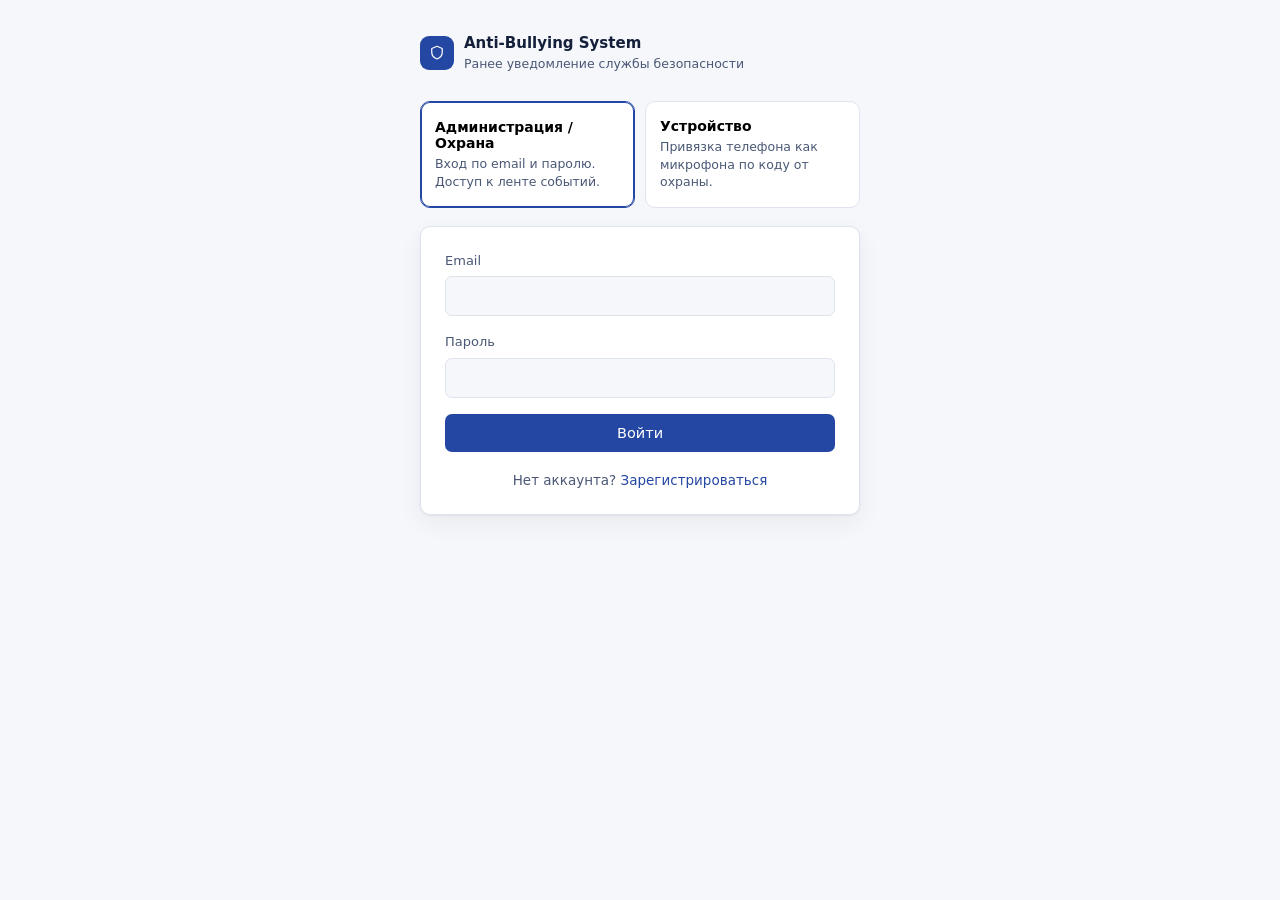
<file: static/index.html>
<!doctype html>
<html lang="ru">
<head>
<meta charset="utf-8" />
<meta name="viewport" content="width=device-width, initial-scale=1, viewport-fit=cover" />
<title>Anti-Bullying System — вход</title>
<link rel="stylesheet" href="/static/css/style.css" />
<link rel="manifest" href="/manifest.webmanifest" />
<meta name="theme-color" content="#2447a3" />
</head>
<body>
<div class="shell">
  <div class="brand-row">
    <div class="brand-mark">
      <svg viewBox="0 0 24 24" fill="none" xmlns="http://www.w3.org/2000/svg">
        <path d="M12 3l7 3v5c0 4.5-3 7.5-7 9-4-1.5-7-4.5-7-9V6l7-3z" stroke="#fff" stroke-width="1.6" stroke-linejoin="round"/>
      </svg>
    </div>
    <div>
      <div class="brand-name">Anti-Bullying System</div>
      <div class="brand-sub">Ранее уведомление службы безопасности</div>
    </div>
  </div>

  <div class="role-grid" role="tablist" aria-label="Выбор роли">
    <button type="button" class="role-card active" id="role-staff" role="tab" aria-selected="true">
      <div class="role-title">Администрация / Охрана</div>
      <div class="role-desc">Вход по email и паролю. Доступ к ленте событий.</div>
    </button>
    <button type="button" class="role-card" id="role-device" role="tab" aria-selected="false">
      <div class="role-title">Устройство</div>
      <div class="role-desc">Привязка телефона как микрофона по коду от охраны.</div>
    </button>
  </div>

  <div class="panel">
    <div class="error-box" id="err"></div>
    <div class="msg-box" id="msg"></div>

    <!-- Формы для роли "Администрация" -->
    <div id="staff-forms">
      <form id="login-form">
        <div class="field">
          <label for="login-email">Email</label>
          <input id="login-email" type="email" autocomplete="username" required />
        </div>
        <div class="field">
          <label for="login-password">Пароль</label>
          <input id="login-password" type="password" autocomplete="current-password" required />
        </div>
        <button type="submit" class="btn-primary" id="login-btn">Войти</button>
      </form>

      <form id="register-form" style="display:none">
        <div class="field">
          <label for="reg-email">Рабочий email</label>
          <input id="reg-email" type="email" autocomplete="username" required />
        </div>
        <div class="field">
          <label for="reg-password">Пароль</label>
          <input id="reg-password" type="password" minlength="10" autocomplete="new-password" required />
          <div class="hint">Не менее 10 символов</div>
        </div>
        <div class="field">
          <label for="reg-invite">Код приглашения школы</label>
          <input id="reg-invite" type="text" required />
          <div class="hint">Выдаётся руководителем службы безопасности</div>
        </div>
        <button type="submit" class="btn-primary" id="register-btn">Создать аккаунт</button>
      </form>

      <div class="switch-line">
        <span id="switch-to-register-wrap">Нет аккаунта? <button type="button" id="switch-to-register">Зарегистрироваться</button></span>
        <span id="switch-to-login-wrap" style="display:none">Уже есть аккаунт? <button type="button" id="switch-to-login">Войти</button></span>
      </div>
    </div>

    <!-- Форма для роли "Устройство" -->
    <div id="device-forms" style="display:none">
      <form id="device-form">
        <div class="field">
          <label for="pairing-code">Код привязки</label>
          <input id="pairing-code" type="text" placeholder="ABCD-2345" required />
          <div class="hint">Получите его у администрации в разделе «Устройства»</div>
        </div>
        <div class="field">
          <label for="device-location">Расположение (например, «Коридор 2 этаж»)</label>
          <input id="device-location" type="text" required maxlength="120" />
        </div>
        <button type="submit" class="btn-primary" id="device-btn">Привязать устройство</button>
      </form>
    </div>
  </div>
</div>

<script src="/static/js/api.js"></script>
<script>
const errBox = document.getElementById("err");
const msgBox = document.getElementById("msg");
function showError(text) { errBox.textContent = text; errBox.classList.add("show"); msgBox.classList.remove("show"); }
function showMsg(text) { msgBox.textContent = text; msgBox.classList.add("show"); errBox.classList.remove("show"); }
function clearNotices() { errBox.classList.remove("show"); msgBox.classList.remove("show"); }

// Если уже есть сессия — сразу отправляем куда нужно.
(function redirectIfLoggedIn() {
  const role = API.getRole();
  if (role === "staff" && API.getToken()) window.location.href = "/dashboard";
  if (role === "device" && API.getToken()) window.location.href = "/device";
})();

const roleStaffBtn = document.getElementById("role-staff");
const roleDeviceBtn = document.getElementById("role-device");
const staffForms = document.getElementById("staff-forms");
const deviceForms = document.getElementById("device-forms");

function setRole(role) {
  clearNotices();
  const isStaff = role === "staff";
  roleStaffBtn.classList.toggle("active", isStaff);
  roleDeviceBtn.classList.toggle("active", !isStaff);
  roleStaffBtn.setAttribute("aria-selected", String(isStaff));
  roleDeviceBtn.setAttribute("aria-selected", String(!isStaff));
  staffForms.style.display = isStaff ? "" : "none";
  deviceForms.style.display = isStaff ? "none" : "";
}
roleStaffBtn.addEventListener("click", () => setRole("staff"));
roleDeviceBtn.addEventListener("click", () => setRole("device"));

const loginForm = document.getElementById("login-form");
const registerForm = document.getElementById("register-form");
document.getElementById("switch-to-register").addEventListener("click", () => {
  loginForm.style.display = "none"; registerForm.style.display = "";
  document.getElementById("switch-to-register-wrap").style.display = "none";
  document.getElementById("switch-to-login-wrap").style.display = "";
  clearNotices();
});
document.getElementById("switch-to-login").addEventListener("click", () => {
  loginForm.style.display = ""; registerForm.style.display = "none";
  document.getElementById("switch-to-register-wrap").style.display = "";
  document.getElementById("switch-to-login-wrap").style.display = "none";
  clearNotices();
});

loginForm.addEventListener("submit", async (e) => {
  e.preventDefault();
  clearNotices();
  const btn = document.getElementById("login-btn");
  btn.disabled = true;
  try {
    const data = await API.post("/auth/login", {
      email: document.getElementById("login-email").value.trim(),
      password: document.getElementById("login-password").value,
    });
    API.setSession(data.access_token, "staff");
    window.location.href = "/dashboard";
  } catch (err) {
    showError(err.status === 401 ? "Неверный email или пароль." : err.message);
  } finally {
    btn.disabled = false;
  }
});

registerForm.addEventListener("submit", async (e) => {
  e.preventDefault();
  clearNotices();
  const btn = document.getElementById("register-btn");
  btn.disabled = true;
  try {
    const data = await API.post("/auth/register-staff", {
      email: document.getElementById("reg-email").value.trim(),
      password: document.getElementById("reg-password").value,
      invite_code: document.getElementById("reg-invite").value.trim(),
    });
    API.setSession(data.access_token, "staff");
    window.location.href = "/dashboard";
  } catch (err) {
    showError(err.message);
  } finally {
    btn.disabled = false;
  }
});

document.getElementById("device-form").addEventListener("submit", async (e) => {
  e.preventDefault();
  clearNotices();
  const btn = document.getElementById("device-btn");
  btn.disabled = true;
  try {
    const data = await API.post("/devices/register", {
      pairing_code: document.getElementById("pairing-code").value.trim(),
      location: document.getElementById("device-location").value.trim(),
    });
    // Долгоживущий токен устройства (для повторного входа) храним отдельно от короткого JWT.
    localStorage.setItem("ab_device_token", data.device_token);
    localStorage.setItem("ab_device_id", data.device_id);
    API.setSession(data.access_token, "device");
    window.location.href = "/device";
  } catch (err) {
    showError(err.status === 403 ? "Код привязки недействителен или истёк." : err.message);
  } finally {
    btn.disabled = false;
  }
});
</script>
</body>
</html>
</file>
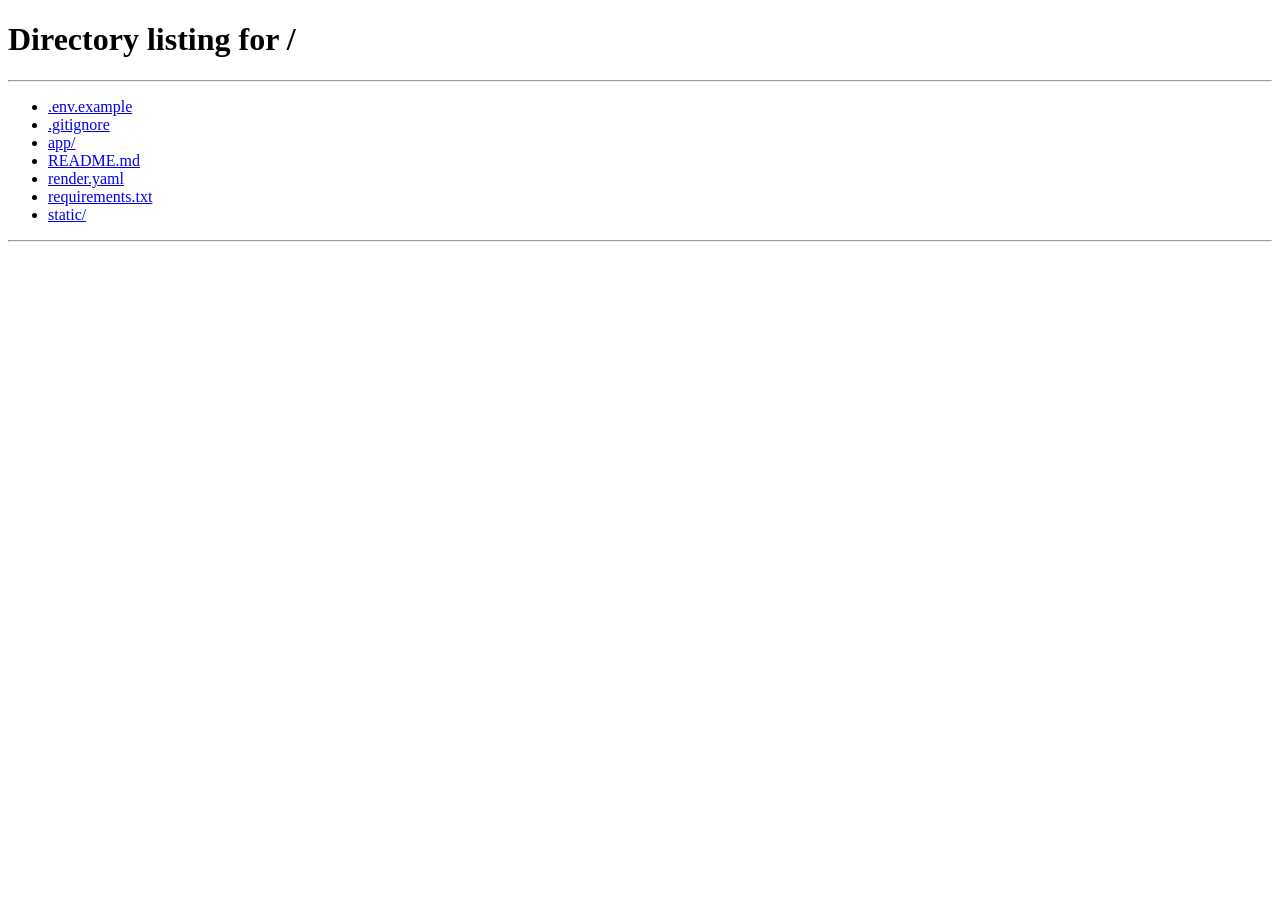
<file: static/dashboard.html>
<!doctype html>
<html lang="ru">
<head>
<meta charset="utf-8" />
<meta name="viewport" content="width=device-width, initial-scale=1, viewport-fit=cover" />
<title>Дашборд охраны — Anti-Bullying System</title>
<link rel="stylesheet" href="/static/css/style.css" />
<link rel="manifest" href="/manifest.webmanifest" />
<meta name="theme-color" content="#2447a3" />
</head>
<body>

<div class="topbar">
  <div class="brand-row" style="margin-bottom:0">
    <div class="brand-mark" style="width:28px;height:28px">
      <svg viewBox="0 0 24 24" fill="none" xmlns="http://www.w3.org/2000/svg" width="15" height="15">
        <path d="M12 3l7 3v5c0 4.5-3 7.5-7 9-4-1.5-7-4.5-7-9V6l7-3z" stroke="#fff" stroke-width="1.8" stroke-linejoin="round"/>
      </svg>
    </div>
    <div>
      <div class="brand-name">Лента событий</div>
      <div><span class="conn-dot" id="conn-dot"></span><span class="conn-label" id="conn-label">Подключение…</span></div>
    </div>
  </div>
  <button class="btn-quiet" id="logout-btn">Выйти</button>
</div>

<div class="shell wide" style="padding-top:20px">
  <div class="dash-grid">
    <div>
      <div class="filters">
        <select id="f-device"><option value="">Все устройства</option></select>
        <select id="f-status">
          <option value="">Любой статус</option>
          <option value="new">Новые</option>
          <option value="handled">Обработано</option>
          <option value="false_positive">Ложное срабатывание</option>
        </select>
        <input type="date" id="f-from" title="С даты" />
        <input type="date" id="f-to" title="По дату" />
        <button class="btn-quiet" id="f-reset">Сбросить</button>
      </div>
      <div id="event-list" class="event-list">
        <div class="skeleton" style="height:70px"></div>
        <div class="skeleton" style="height:70px"></div>
        <div class="skeleton" style="height:70px"></div>
      </div>
    </div>

    <div class="side-panel">
      <div class="panel">
        <h3 style="margin-bottom:10px;font-size:14px">Устройства</h3>
        <div id="device-list"><div class="skeleton" style="height:16px;margin-bottom:8px"></div></div>
      </div>

      <div class="panel">
        <h3 style="margin-bottom:10px;font-size:14px">Подключить устройство</h3>
        <p style="font-size:12.5px;margin-bottom:12px">Создайте код и введите его на телефоне, который будет слушать помещение.</p>
        <button class="btn-primary" id="gen-code-btn">Создать код привязки</button>
        <div class="pairing-box" id="pairing-result" style="display:none;margin-top:14px">
          <div class="pairing-code mono" id="pairing-code-text"></div>
          <div style="font-size:12px;color:var(--ink-soft)">Действителен 24 часа</div>
        </div>
      </div>

      <div class="panel">
        <h3 style="margin-bottom:10px;font-size:14px">Push-уведомления</h3>
        <p style="font-size:12.5px;margin-bottom:12px" id="push-desc">Получайте тревоги в браузере, даже если вкладка закрыта.</p>
        <button class="btn-secondary" id="push-btn">Включить</button>
      </div>

      <div class="panel">
        <h3 style="margin-bottom:10px;font-size:14px">Журнал доступа</h3>
        <div class="overflow-x">
          <div id="audit-list" style="font-size:12px;color:var(--ink-soft)">Загрузка…</div>
        </div>
      </div>
    </div>
  </div>
</div>

<script src="/static/js/api.js"></script>
<script>
if (API.getRole() !== "staff" || !API.getToken()) window.location.href = "/";

document.getElementById("logout-btn").addEventListener("click", () => {
  API.clearSession();
  window.location.href = "/";
});

const STATUS_LABEL = { new: "Новое", handled: "Обработано", false_positive: "Ложное срабатывание" };

function eventCardHtml(ev) {
  const pct = Math.round(ev.confidence * 100);
  return `
    <div class="event-card status-${ev.status}" id="ev-${ev.id}" data-id="${ev.id}">
      <div class="event-top">
        <div class="event-word">«${escapeHtml(ev.trigger_word)}» — ${escapeHtml(ev.device_location)}</div>
        <div class="event-time">${fmtTime(ev.occurred_at)}</div>
      </div>
      <div class="event-meta">
        <span class="status-pill ${ev.status}">${STATUS_LABEL[ev.status]}</span>
        <span>Уверенность ${pct}%</span>
        <span class="confidence-bar"><span style="width:${pct}%"></span></span>
        ${ev.handled_by_email ? `<span>· ${escapeHtml(ev.handled_by_email)}</span>` : ""}
      </div>
      ${ev.status === "new" ? `
      <div class="event-actions">
        <button class="btn-secondary" data-action="handled" data-id="${ev.id}">Обработано</button>
        <button class="btn-quiet" data-action="false_positive" data-id="${ev.id}">Ложное срабатывание</button>
      </div>` : ""}
    </div>`;
}

const listEl = document.getElementById("event-list");
let currentEvents = [];

function renderEvents() {
  if (currentEvents.length === 0) {
    listEl.innerHTML = `<div class="empty-state">Событий не найдено</div>`;
    return;
  }
  listEl.innerHTML = currentEvents.map(eventCardHtml).join("");
}

function filters() {
  const params = new URLSearchParams();
  const device = document.getElementById("f-device").value;
  const status = document.getElementById("f-status").value;
  const from = document.getElementById("f-from").value;
  const to = document.getElementById("f-to").value;
  if (device) params.set("device_id", device);
  if (status) params.set("status", status);
  if (from) params.set("date_from", new Date(from).toISOString());
  if (to) params.set("date_to", new Date(to + "T23:59:59").toISOString());
  return params.toString();
}

async function loadEvents() {
  try {
    const qs = filters();
    currentEvents = await API.get("/events" + (qs ? `?${qs}` : ""));
    renderEvents();
  } catch (err) {
    listEl.innerHTML = `<div class="empty-state">Не удалось загрузить события: ${escapeHtml(err.message)}</div>`;
  }
}

listEl.addEventListener("click", async (e) => {
  const btn = e.target.closest("button[data-action]");
  if (!btn) return;
  btn.disabled = true;
  try {
    await API.patch(`/events/${btn.dataset.id}`, { status: btn.dataset.action });
    await loadEvents();
  } catch (err) {
    alert(err.message);
    btn.disabled = false;
  }
});

["f-device", "f-status", "f-from", "f-to"].forEach((id) =>
  document.getElementById(id).addEventListener("change", loadEvents)
);
document.getElementById("f-reset").addEventListener("click", () => {
  document.getElementById("f-device").value = "";
  document.getElementById("f-status").value = "";
  document.getElementById("f-from").value = "";
  document.getElementById("f-to").value = "";
  loadEvents();
});

// ---- Устройства ----
const deviceListEl = document.getElementById("device-list");
const deviceSelect = document.getElementById("f-device");

async function loadDevices() {
  try {
    const devices = await API.get("/devices");
    if (devices.length === 0) {
      deviceListEl.innerHTML = `<div style="font-size:12.5px;color:var(--ink-soft)">Пока нет привязанных устройств</div>`;
    } else {
      deviceListEl.innerHTML = devices.map((d) => `
        <div class="device-row">
          <span class="device-dot ${d.online ? "online" : ""}"></span>
          <div class="device-info">
            <div class="device-name">${escapeHtml(d.location)}</div>
            <div class="device-sub">${d.online ? "В сети" : "Не в сети"}${d.is_active ? "" : " · отключено"}</div>
          </div>
        </div>`).join("");
    }
    const current = deviceSelect.value;
    deviceSelect.innerHTML = `<option value="">Все устройства</option>` +
      devices.map((d) => `<option value="${d.id}">${escapeHtml(d.location)}</option>`).join("");
    deviceSelect.value = current;
  } catch (err) {
    deviceListEl.innerHTML = `<div style="font-size:12.5px;color:var(--alert)">${escapeHtml(err.message)}</div>`;
  }
}

document.getElementById("gen-code-btn").addEventListener("click", async (e) => {
  e.target.disabled = true;
  try {
    const res = await API.post("/devices/pairing-codes", {});
    document.getElementById("pairing-code-text").textContent = res.code;
    document.getElementById("pairing-result").style.display = "";
  } catch (err) {
    alert(err.message);
  } finally {
    e.target.disabled = false;
  }
});

// ---- Журнал доступа ----
async function loadAudit() {
  const el = document.getElementById("audit-list");
  try {
    const rows = await API.get("/audit-log?limit=30");
    if (rows.length === 0) { el.textContent = "Пусто"; return; }
    el.innerHTML = rows.map((r) =>
      `<div style="padding:5px 0;border-bottom:1px solid var(--line)">${fmtTime(r.created_at)} · ${escapeHtml(r.user_email)} · ${escapeHtml(r.action)}</div>`
    ).join("");
  } catch (err) {
    el.textContent = "Не удалось загрузить журнал";
  }
}

// ---- WebSocket живая лента ----
const connDot = document.getElementById("conn-dot");
const connLabel = document.getElementById("conn-label");
let ws;
let reconnectDelay = 1000;

function connectWs() {
  const proto = location.protocol === "https:" ? "wss:" : "ws:";
  ws = new WebSocket(`${proto}//${location.host}/ws/alerts`);
  ws.onopen = () => ws.send(JSON.stringify({ token: API.getToken() }));
  ws.onmessage = (ev) => {
    const msg = JSON.parse(ev.data);
    if (msg.type === "ready") {
      connDot.className = "conn-dot live";
      connLabel.textContent = "Живая лента";
      reconnectDelay = 1000;
    } else if (msg.type === "event") {
      const exists = currentEvents.some((e) => e.id === msg.event.id);
      if (!exists && matchesFilters(msg.event)) {
        currentEvents.unshift(msg.event);
        renderEvents();
        const card = document.getElementById(`ev-${msg.event.id}`);
        if (card) card.classList.add("flash");
      }
      loadDevices();
    } else if (msg.type === "event_updated") {
      const idx = currentEvents.findIndex((e) => e.id === msg.event.id);
      if (idx !== -1) {
        currentEvents[idx] = msg.event;
        renderEvents();
      }
    }
  };
  ws.onclose = () => {
    connDot.className = "conn-dot down";
    connLabel.textContent = "Переподключение…";
    setTimeout(connectWs, reconnectDelay);
    reconnectDelay = Math.min(reconnectDelay * 1.6, 15000);
  };
  ws.onerror = () => ws.close();
}

function matchesFilters(ev) {
  const device = document.getElementById("f-device").value;
  const status = document.getElementById("f-status").value;
  if (device && ev.device_id !== device) return false;
  if (status && ev.status !== status) return false;
  return true;
}

// keepalive ping
setInterval(() => { if (ws && ws.readyState === WebSocket.OPEN) ws.send("ping"); }, 25000);

// ---- Web Push ----
function b64ToUint8(b64) {
  const pad = "=".repeat((4 - (b64.length % 4)) % 4);
  const raw = atob((b64 + pad).replace(/-/g, "+").replace(/_/g, "/"));
  return Uint8Array.from([...raw].map((c) => c.charCodeAt(0)));
}

async function setupPush() {
  const desc = document.getElementById("push-desc");
  const btn = document.getElementById("push-btn");
  if (!("serviceWorker" in navigator) || !("PushManager" in window)) {
    desc.textContent = "Push-уведомления не поддерживаются этим браузером.";
    btn.style.display = "none";
    return;
  }
  let cfg;
  try { cfg = await API.get("/push/public-key"); } catch { return; }
  if (!cfg.enabled) {
    desc.textContent = "Push отключён на сервере. Используются Telegram-уведомления.";
    btn.style.display = "none";
    return;
  }
  const reg = await navigator.serviceWorker.register("/sw.js");
  const existing = await reg.pushManager.getSubscription();
  if (existing) {
    btn.textContent = "Включено";
    btn.disabled = true;
    return;
  }
  btn.addEventListener("click", async () => {
    btn.disabled = true;
    try {
      const perm = await Notification.requestPermission();
      if (perm !== "granted") { desc.textContent = "Уведомления не разрешены в браузере."; return; }
      const sub = await reg.pushManager.subscribe({
        userVisibleOnly: true,
        applicationServerKey: b64ToUint8(cfg.public_key),
      });
      const json = sub.toJSON();
      await API.post("/push/subscribe", { endpoint: json.endpoint, keys: json.keys });
      btn.textContent = "Включено";
    } catch (err) {
      desc.textContent = "Не удалось включить: " + err.message;
      btn.disabled = false;
    }
  });
}

loadEvents();
loadDevices();
loadAudit();
connectWs();
setupPush();
setInterval(loadDevices, 30000);
</script>
</body>
</html>
</file>
<file: static/css/style.css>
/* Anti-Bullying System — общие стили.
   Тон продукта: тихий инструмент безопасности, а не тревожный дашборд.
   Основной акцент — глубокий синий (доверие/защита), тревога — единственное место с красным. */

:root {
  --ink: #14203a;
  --ink-soft: #4a5875;
  --paper: #f6f7fb;
  --panel: #ffffff;
  --line: #dfe3ee;
  --brand: #2447a3;
  --brand-dark: #16316f;
  --alert: #b8362f;
  --alert-bg: #fdecea;
  --ok: #1f7a52;
  --ok-bg: #e9f6ef;
  --warn-bg: #fff6e0;
  --radius: 10px;
  --shadow: 0 1px 2px rgba(20, 32, 58, 0.06), 0 8px 24px rgba(20, 32, 58, 0.06);
  --font-ui: "IBM Plex Sans", system-ui, -apple-system, sans-serif;
  --font-mono: "IBM Plex Mono", ui-monospace, monospace;
}

@media (prefers-color-scheme: dark) {
  :root:not([data-theme="light"]) {
    --ink: #eef1f8;
    --ink-soft: #aab3c8;
    --paper: #10141f;
    --panel: #171c2b;
    --line: #2a3145;
    --brand: #6d8ee8;
    --brand-dark: #8fabf3;
    --alert: #f0827c;
    --alert-bg: #3a1d1c;
    --ok: #6bcf9c;
    --ok-bg: #16332590;
    --warn-bg: #3a3320;
    --shadow: 0 1px 2px rgba(0, 0, 0, 0.3), 0 8px 24px rgba(0, 0, 0, 0.35);
  }
}
:root[data-theme="dark"] {
  --ink: #eef1f8;
  --ink-soft: #aab3c8;
  --paper: #10141f;
  --panel: #171c2b;
  --line: #2a3145;
  --brand: #6d8ee8;
  --brand-dark: #8fabf3;
  --alert: #f0827c;
  --alert-bg: #3a1d1c;
  --ok: #6bcf9c;
  --ok-bg: #16332590;
  --warn-bg: #3a3320;
  --shadow: 0 1px 2px rgba(0, 0, 0, 0.3), 0 8px 24px rgba(0, 0, 0, 0.35);
}

* { box-sizing: border-box; }
html {
  scroll-padding-top: env(safe-area-inset-top, 0px);
}
body {
  margin: 0;
  background: var(--paper);
  color: var(--ink);
  font-family: var(--font-ui);
  font-size: 15px;
  line-height: 1.5;
  padding-top: env(safe-area-inset-top, 0px);
  padding-bottom: env(safe-area-inset-bottom, 0px);
}
h1, h2, h3 { font-weight: 600; letter-spacing: -0.01em; margin: 0 0 0.4em; }
p { margin: 0 0 1em; color: var(--ink-soft); }
a { color: var(--brand); }
.mono { font-family: var(--font-mono); }

.shell {
  max-width: 480px;
  margin: 0 auto;
  padding: 32px 20px 48px;
  min-height: 100dvh;
  min-height: 100svh;
}
.shell.wide { max-width: 1040px; }

.brand-row {
  display: flex;
  align-items: center;
  gap: 10px;
  margin-bottom: 28px;
}
.brand-mark {
  width: 34px; height: 34px; border-radius: 9px;
  background: var(--brand);
  display: grid; place-items: center;
  flex-shrink: 0;
}
.brand-mark svg { width: 18px; height: 18px; }
.brand-name { font-weight: 600; font-size: 15px; }
.brand-sub { font-size: 12.5px; color: var(--ink-soft); }

.panel {
  background: var(--panel);
  border: 1px solid var(--line);
  border-radius: var(--radius);
  box-shadow: var(--shadow);
  padding: 24px;
}

.field { margin-bottom: 16px; }
.field label {
  display: block; font-size: 13px; font-weight: 500;
  margin-bottom: 6px; color: var(--ink-soft);
}
.field input, .field select {
  width: 100%; padding: 10px 12px; font-size: 15px;
  border: 1px solid var(--line); border-radius: 7px;
  background: var(--paper); color: var(--ink);
  font-family: inherit;
}
.field input:focus, .field select:focus, button:focus-visible, .role-card:focus-visible, .icon-btn:focus-visible {
  outline: 2px solid var(--brand); outline-offset: 1px;
}
.field .hint { font-size: 12px; color: var(--ink-soft); margin-top: 5px; }

button {
  font-family: inherit; font-size: 14.5px; font-weight: 500;
  border-radius: 7px; border: 1px solid transparent;
  padding: 10px 16px; cursor: pointer;
}
.btn-primary { background: var(--brand); color: #fff; width: 100%; }
.btn-primary:hover { background: var(--brand-dark); }
.btn-primary:disabled { opacity: 0.55; cursor: default; }
.btn-secondary { background: transparent; color: var(--brand); border-color: var(--line); width: 100%; }
.btn-danger { background: var(--alert); color: #fff; }
.btn-quiet { background: transparent; color: var(--ink-soft); border-color: var(--line); }

.role-grid { display: grid; grid-template-columns: 1fr 1fr; gap: 10px; margin-bottom: 18px; }
.role-card {
  border: 1px solid var(--line); border-radius: var(--radius);
  padding: 16px 14px; text-align: left; background: var(--panel);
  cursor: pointer;
}
.role-card.active { border-color: var(--brand); box-shadow: 0 0 0 1px var(--brand) inset; }
.role-card .role-title { font-weight: 600; font-size: 14px; margin-bottom: 4px; }
.role-card .role-desc { font-size: 12.5px; color: var(--ink-soft); line-height: 1.4; }

.error-box {
  background: var(--alert-bg); color: var(--alert);
  border-radius: 8px; padding: 10px 12px; font-size: 13.5px; margin-bottom: 16px;
  display: none;
}
.error-box.show { display: block; }
.msg-box {
  background: var(--ok-bg); color: var(--ok);
  border-radius: 8px; padding: 10px 12px; font-size: 13.5px; margin-bottom: 16px;
  display: none;
}
.msg-box.show { display: block; }

.switch-line { text-align: center; font-size: 13.5px; margin-top: 18px; color: var(--ink-soft); }
.switch-line button { background: none; border: none; color: var(--brand); padding: 0; font-size: inherit; cursor: pointer; }

/* ---- dashboard ---- */
.topbar {
  display: flex; align-items: center; justify-content: space-between;
  padding: 14px 20px; border-bottom: 1px solid var(--line);
  padding-top: calc(14px + env(safe-area-inset-top, 0px));
  position: sticky; top: 0; background: var(--paper); z-index: 5;
}
.conn-dot { width: 8px; height: 8px; border-radius: 50%; background: var(--ink-soft); display: inline-block; margin-right: 6px; }
.conn-dot.live { background: var(--ok); }
.conn-dot.down { background: var(--alert); }
.conn-label { font-size: 12.5px; color: var(--ink-soft); }

.dash-grid { display: grid; grid-template-columns: 2fr 1fr; gap: 20px; padding: 20px; align-items: start; }
@media (max-width: 860px) { .dash-grid { grid-template-columns: 1fr; } }

.filters { display: flex; flex-wrap: wrap; gap: 8px; margin-bottom: 16px; }
.filters select, .filters input[type="date"] {
  padding: 7px 10px; font-size: 13px; border: 1px solid var(--line);
  border-radius: 7px; background: var(--panel); color: var(--ink); font-family: inherit;
}

.event-list { display: flex; flex-direction: column; gap: 10px; }
.event-card {
  border: 1px solid var(--line); border-radius: 9px; background: var(--panel);
  padding: 14px 16px; display: flex; flex-direction: column; gap: 8px;
}
.event-card.status-new { border-left: 3px solid var(--alert); }
.event-card.status-handled { border-left: 3px solid var(--ok); opacity: 0.85; }
.event-card.status-false_positive { border-left: 3px solid var(--ink-soft); opacity: 0.7; }
.event-card.flash { animation: flashIn 1.6s ease-out; }
@keyframes flashIn { from { background: var(--alert-bg); } to { background: var(--panel); } }

.event-top { display: flex; justify-content: space-between; align-items: baseline; gap: 10px; }
.event-word { font-weight: 600; font-size: 14.5px; }
.event-time { font-size: 12px; color: var(--ink-soft); white-space: nowrap; }
.event-meta { font-size: 12.5px; color: var(--ink-soft); display: flex; gap: 12px; flex-wrap: wrap; }
.confidence-bar {
  height: 4px; border-radius: 2px; background: var(--line); overflow: hidden; width: 80px;
}
.confidence-bar > span { display: block; height: 100%; background: var(--brand); }
.event-actions { display: flex; gap: 8px; }
.event-actions button { flex: 1; font-size: 12.5px; padding: 7px 10px; }
.status-pill {
  font-size: 11.5px; padding: 3px 8px; border-radius: 20px; font-weight: 500;
}
.status-pill.new { background: var(--alert-bg); color: var(--alert); }
.status-pill.handled { background: var(--ok-bg); color: var(--ok); }
.status-pill.false_positive { background: var(--line); color: var(--ink-soft); }

.empty-state { text-align: center; padding: 48px 16px; color: var(--ink-soft); }

.side-panel { display: flex; flex-direction: column; gap: 16px; }
.device-row {
  display: flex; align-items: center; gap: 10px; padding: 10px 0;
  border-bottom: 1px solid var(--line);
}
.device-row:last-child { border-bottom: none; }
.device-dot { width: 8px; height: 8px; border-radius: 50%; background: var(--ink-soft); flex-shrink: 0; }
.device-dot.online { background: var(--ok); }
.device-info { flex: 1; min-width: 0; }
.device-name { font-size: 13.5px; font-weight: 500; }
.device-sub { font-size: 11.5px; color: var(--ink-soft); }

.pairing-box { text-align: center; }
.pairing-code { font-family: var(--font-mono); font-size: 22px; letter-spacing: 0.06em; margin: 10px 0; }

/* ---- device page ---- */
.consent-screen { display: flex; flex-direction: column; gap: 18px; }
.consent-icon { width: 52px; height: 52px; border-radius: 14px; background: var(--brand); display: grid; place-items: center; }
.consent-list { display: flex; flex-direction: column; gap: 10px; margin: 4px 0 6px; }
.consent-item { display: flex; gap: 10px; font-size: 13.5px; color: var(--ink-soft); }
.consent-item svg { flex-shrink: 0; margin-top: 2px; }

.listen-stage { display: flex; flex-direction: column; align-items: center; text-align: center; gap: 18px; padding: 20px 0; }
.mic-orb {
  width: 120px; height: 120px; border-radius: 50%;
  background: var(--line); display: grid; place-items: center;
  transition: background 0.3s;
}
.mic-orb.active { background: var(--brand); }
.mic-orb.active .pulse-ring {
  position: absolute; inset: 0; border-radius: 50%;
  border: 2px solid var(--brand); animation: pulse 2s ease-out infinite;
}
.mic-orb-wrap { position: relative; width: 120px; height: 120px; }
@keyframes pulse {
  0% { transform: scale(0.9); opacity: 0.7; }
  100% { transform: scale(1.5); opacity: 0; }
}
.listening-banner {
  position: sticky; top: 0; z-index: 6;
  padding-top: calc(10px + env(safe-area-inset-top, 0px));
  background: var(--ok); color: #fff;
  display: flex; align-items: center; justify-content: center; gap: 8px;
  padding-bottom: 10px; font-size: 13px; font-weight: 500;
}
.listening-banner.off { background: var(--ink-soft); }
.status-line { font-size: 13.5px; color: var(--ink-soft); }
.last-heard { font-size: 12.5px; color: var(--ink-soft); min-height: 18px; }

.tabs { display: flex; gap: 6px; margin-bottom: 16px; }
.tabs button {
  background: transparent; border: 1px solid var(--line); color: var(--ink-soft);
  border-radius: 20px; padding: 6px 14px; font-size: 13px;
}
.tabs button.active { background: var(--brand); color: #fff; border-color: var(--brand); }

.skeleton { background: linear-gradient(90deg, var(--line) 25%, var(--paper) 50%, var(--line) 75%); background-size: 200% 100%; animation: shimmer 1.4s infinite; border-radius: 6px; height: 14px; }
@keyframes shimmer { to { background-position: -200% 0; } }

.overflow-x { overflow-x: auto; }
</file>
